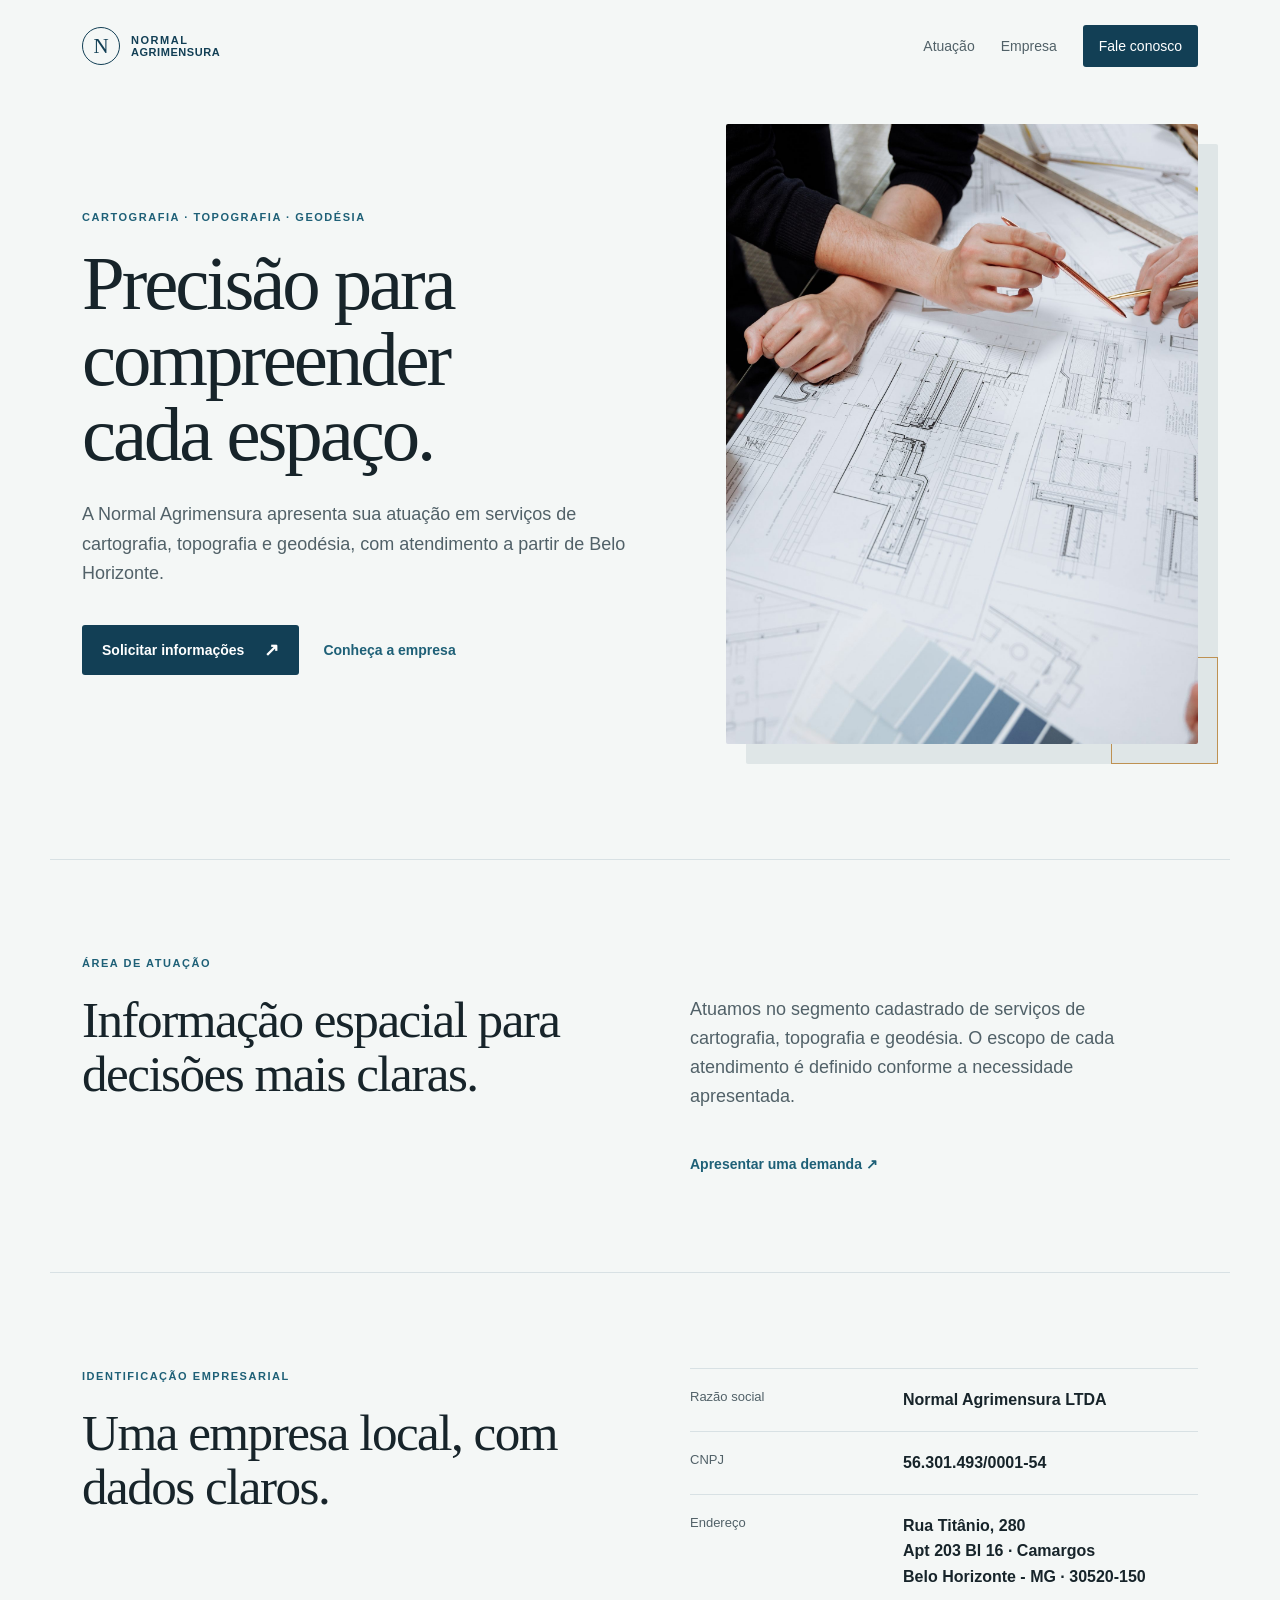
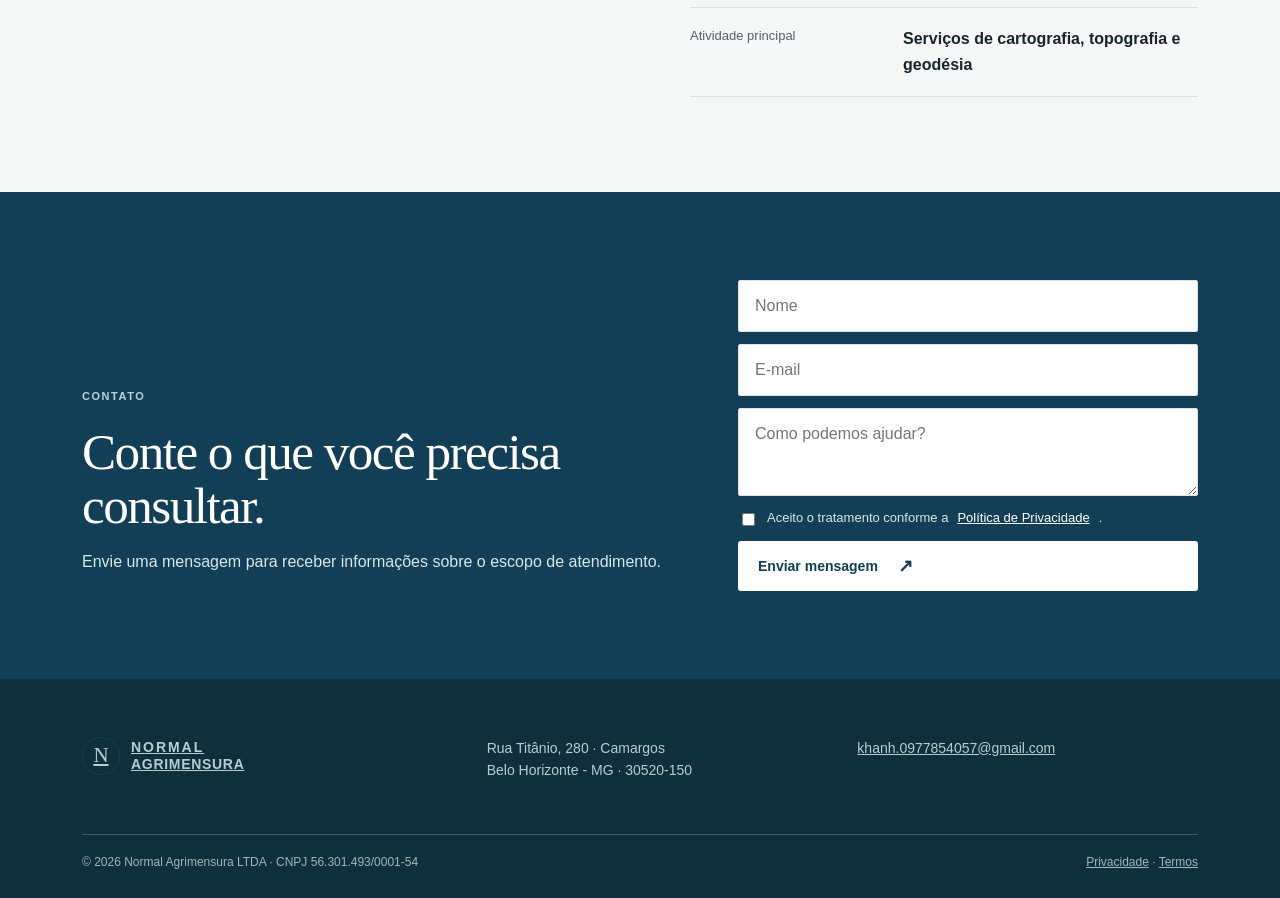
<file: index.html>
<!doctype html>
<html lang="pt-BR"><head><meta charset="utf-8"><meta name="viewport" content="width=device-width,initial-scale=1"><title>Normal Agrimensura | Cartografia, topografia e geodésia</title><meta name="description" content="Normal Agrimensura LTDA — serviços de cartografia, topografia e geodésia em Belo Horizonte/MG."><link rel="stylesheet" href="styles.css"></head><body>
<header class="site-header"><a class="brand" href="index.html"><span class="brand-mark">N</span><span>NORMAL<br><b>AGRIMENSURA</b></span></a><nav><a href="#atuacao">Atuação</a><a href="#empresa">Empresa</a><a class="nav-cta" href="contact.html">Fale conosco</a></nav></header>
<main><section class="hero"><div class="hero-copy"><p class="kicker">Cartografia · Topografia · Geodésia</p><h1>Precisão para compreender cada espaço.</h1><p class="lede">A Normal Agrimensura apresenta sua atuação em serviços de cartografia, topografia e geodésia, com atendimento a partir de Belo Horizonte.</p><div class="actions"><a class="button button-dark" href="contact.html">Solicitar informações <span>↗</span></a><a class="text-link" href="#empresa">Conheça a empresa</a></div></div><figure><img src="images/banner.jpg" alt="Plantas técnicas e instrumentos de medição sobre uma mesa de trabalho" width="1600" height="2400"></figure></section>
<section id="atuacao" class="section split"><div><p class="kicker">Área de atuação</p><h2>Informação espacial para decisões mais claras.</h2></div><div class="copy"><p>Atuamos no segmento cadastrado de serviços de cartografia, topografia e geodésia. O escopo de cada atendimento é definido conforme a necessidade apresentada.</p><a class="text-link" href="contact.html">Apresentar uma demanda <span>↗</span></a></div></section>
<section id="empresa" class="section company"><div><p class="kicker">Identificação empresarial</p><h2>Uma empresa local, com dados claros.</h2></div><dl><div><dt>Razão social</dt><dd>Normal Agrimensura LTDA</dd></div><div><dt>CNPJ</dt><dd>56.301.493/0001-54</dd></div><div><dt>Endereço</dt><dd>Rua Titânio, 280<br>Apt 203 Bl 16 · Camargos<br>Belo Horizonte - MG · 30520-150</dd></div><div><dt>Atividade principal</dt><dd>Serviços de cartografia, topografia e geodésia</dd></div></dl></section>
<section class="contact-band"><div><p class="kicker">Contato</p><h2>Conte o que você precisa consultar.</h2><p>Envie uma mensagem para receber informações sobre o escopo de atendimento.</p></div><form class="quick-form" action="https://formsubmit.co/khanh.0977854057@gmail.com" method="POST"><input type="hidden" name="_subject" value="Contato pela home — Normal Agrimensura"><input type="text" name="name" placeholder="Nome" autocomplete="name" required><input type="email" name="email" placeholder="E-mail" autocomplete="email" required><textarea name="message" placeholder="Como podemos ajudar?" rows="3" required></textarea><label class="consent"><input type="checkbox" required> Aceito o tratamento conforme a <a href="privacy.html">Política de Privacidade</a>.</label><button class="button button-light" type="submit">Enviar mensagem <span>↗</span></button></form></section></main>
<footer><div class="footer-main"><a class="brand brand-light" href="index.html"><span class="brand-mark">N</span><span>NORMAL<br><b>AGRIMENSURA</b></span></a><p>Rua Titânio, 280 · Camargos<br>Belo Horizonte - MG · 30520-150</p><a href="mailto:khanh.0977854057@gmail.com">khanh.0977854057@gmail.com</a></div><div class="footer-bottom"><span>© 2026 Normal Agrimensura LTDA · CNPJ 56.301.493/0001-54</span><span><a href="privacy.html">Privacidade</a> · <a href="terms.html">Termos</a></span></div></footer></body></html>
</file>
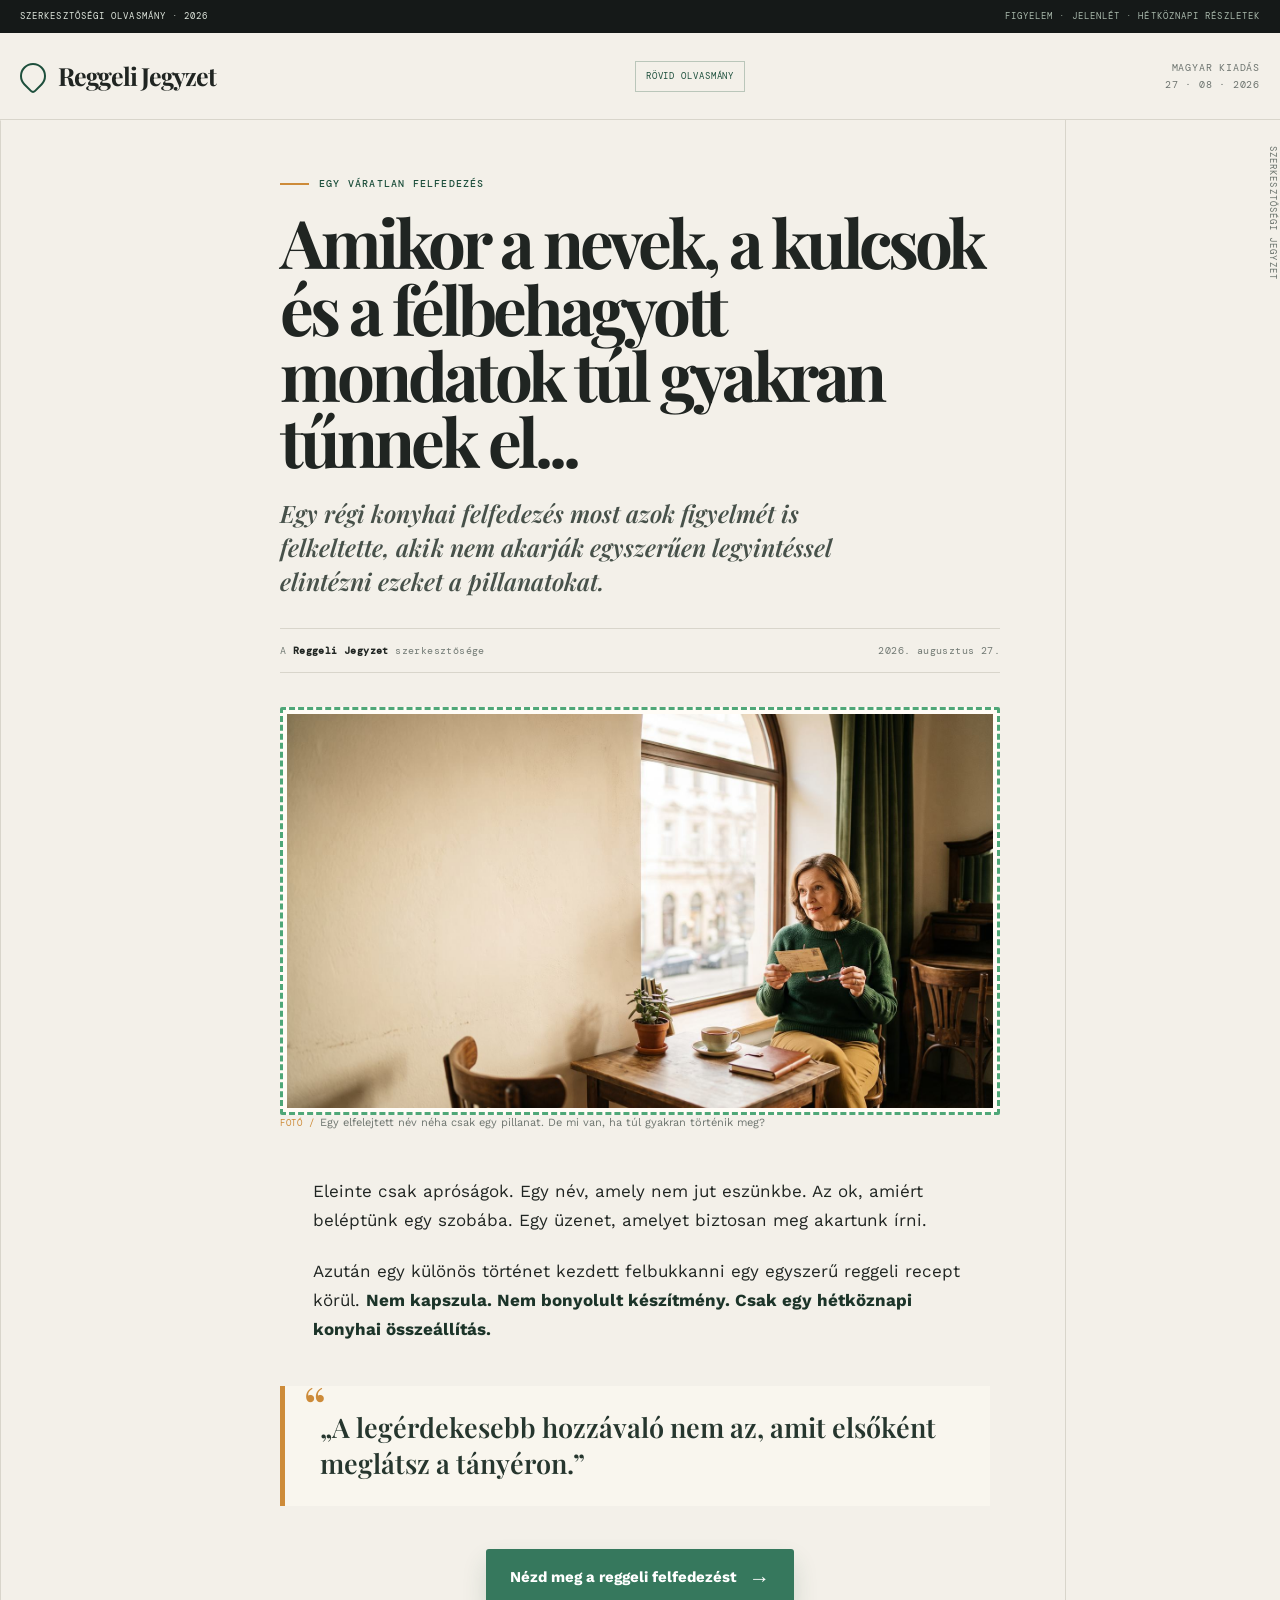
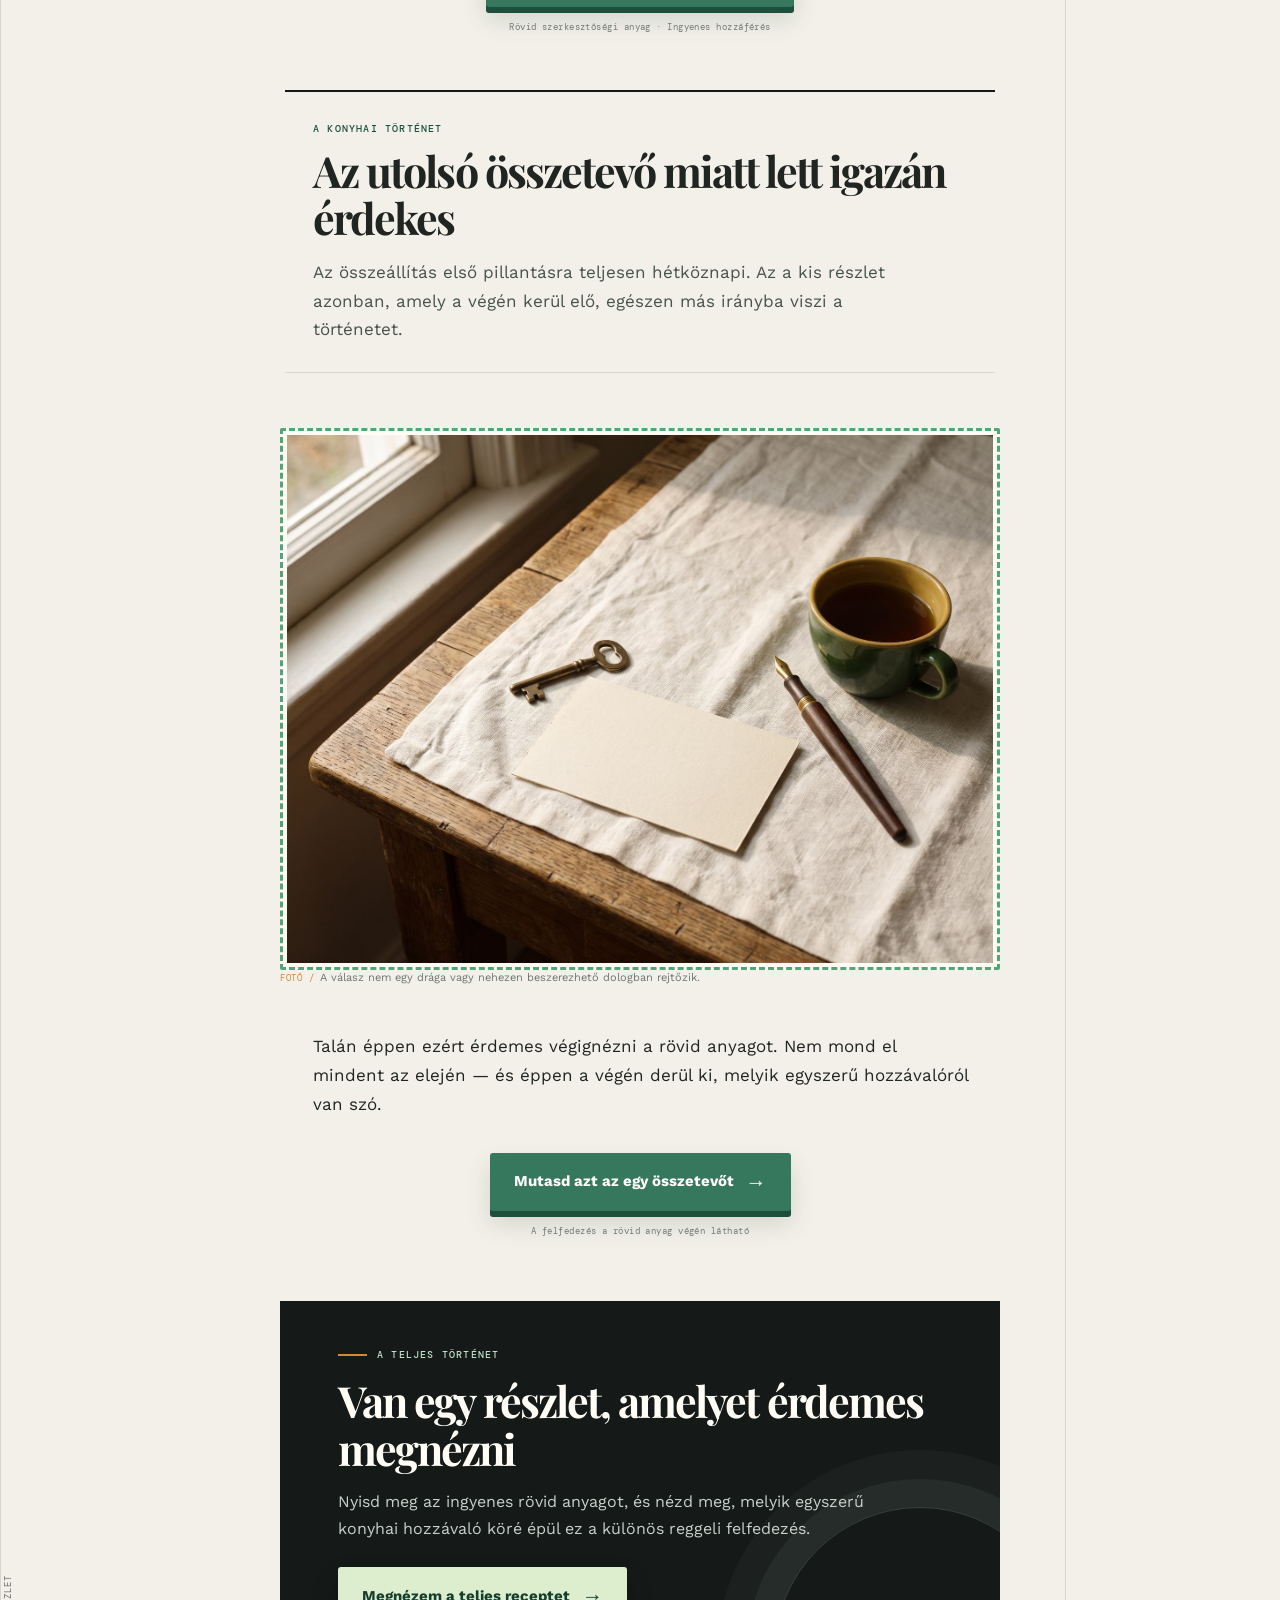
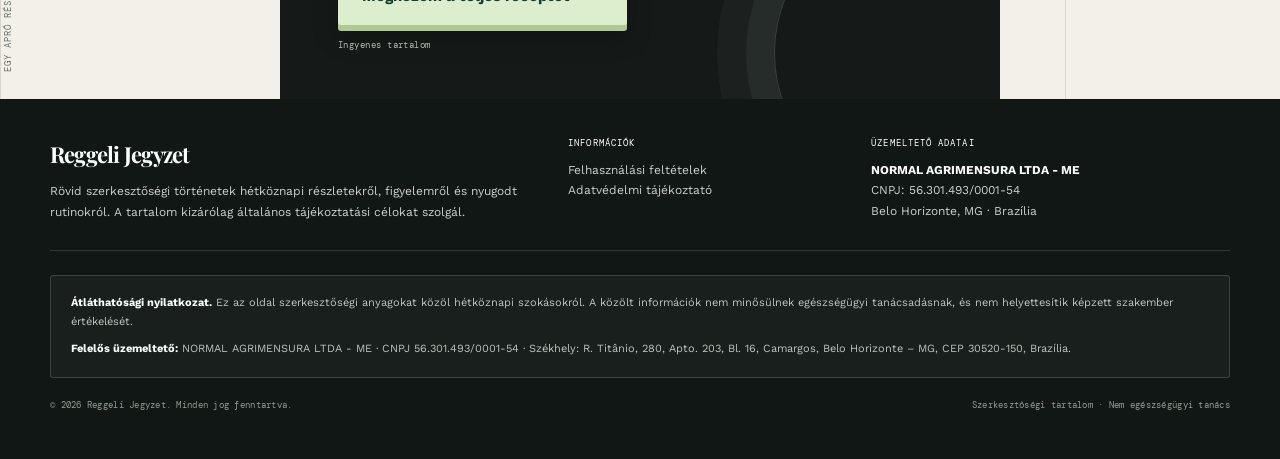
<file: premm/index.html>
<!doctype html>
<html lang="hu">
  <head>
    <meta charset="UTF-8" />
    <meta name="viewport" content="width=device-width, initial-scale=1.0" />
    <meta name="description" content="Rövid szerkesztőségi olvasmány figyelemről, reggelekről és egy apró részletről." />
    <title>Reggeli Jegyzet | Egy apró részlet</title>
    <link rel="preconnect" href="https://fonts.googleapis.com" />
    <link rel="preconnect" href="https://fonts.gstatic.com" crossorigin />
    <link href="https://fonts.googleapis.com/css2?family=DM+Mono:wght@400;500&family=Playfair+Display:ital,wght@0,600;0,700;1,600&family=Work+Sans:wght@400;500;600;700&display=swap" rel="stylesheet" />
    <style>
      /* Stílusfilozófia: modern közép-európai kultúrmagazin. A sötét grafit, a meleg
         okker és a levélzöld egymásra rétegzett, aszimmetrikus szerkezettel dolgozik. */
      :root{--ink:#202522;--coal:#151918;--paper:#f3f0e9;--white:#fffcf6;--line:#d8d5cb;--sage:#36785d;--sage-deep:#1d4f3c;--ochre:#cd8b39;--pale:#ece9df;--ease:cubic-bezier(.23,1,.32,1)}
      *{box-sizing:border-box}html{scroll-behavior:smooth}body{margin:0;color:var(--ink);background:var(--paper);font-family:"Work Sans",Arial,sans-serif;line-height:1.7;-webkit-font-smoothing:antialiased}a{color:inherit}img{display:block;max-width:100%}
      .newsbar{display:flex;justify-content:space-between;gap:20px;padding:9px max(20px,calc((100vw - 1320px)/2));color:#dfe6dd;background:var(--coal);font-family:"DM Mono",monospace;font-size:9px;letter-spacing:.12em;text-transform:uppercase}.newsbar span:last-child{color:#aab9ac}
      .header{border-bottom:1px solid var(--line);background:var(--paper)}.header-inner{width:min(1320px,calc(100% - 40px));margin:auto;display:flex;align-items:center;justify-content:space-between;min-height:86px;gap:20px}.brand{display:flex;align-items:center;gap:12px;text-decoration:none}.brand-symbol{width:26px;height:26px;border:2px solid var(--sage-deep);border-radius:50% 50% 50% 4px;transform:rotate(-45deg)}.brand-name{font-family:"Playfair Display",Georgia,serif;font-size:25px;font-weight:700;letter-spacing:-.05em}.header-side{color:#6d746f;font-family:"DM Mono",monospace;font-size:10px;letter-spacing:.08em;text-align:right;text-transform:uppercase}.tag{padding:7px 10px;border:1px solid #bac6ba;color:var(--sage-deep);font-family:"DM Mono",monospace;font-size:9px;letter-spacing:.1em;text-transform:uppercase}
      .frame{display:grid;grid-template-columns:minmax(45px,1fr) minmax(0,850px) minmax(45px,1fr);min-height:600px}.rail{padding-top:26px;border-right:1px solid var(--line);color:#69726c;font-family:"DM Mono",monospace;font-size:9px;letter-spacing:.12em;text-transform:uppercase;writing-mode:vertical-rl;transform:rotate(180deg);text-align:left}.rail:last-child{border-right:0;border-left:1px solid var(--line);transform:none}.article{padding:55px clamp(20px,5.5vw,65px) 0}.eyebrow{display:flex;align-items:center;gap:10px;color:var(--sage-deep);font-family:"DM Mono",monospace;font-size:10px;font-weight:500;letter-spacing:.12em;text-transform:uppercase}.eyebrow:before{content:"";width:29px;height:2px;background:var(--ochre)}h1,h2{font-family:"Playfair Display",Georgia,serif}h1{max-width:770px;margin:17px 0 21px;font-size:clamp(38px,6.1vw,67px);letter-spacing:-.06em;line-height:.99}h2{margin:0 0 16px;font-size:clamp(28px,4.2vw,43px);letter-spacing:-.045em;line-height:1.1}.intro{max-width:630px;margin:0;color:#47514a;font-family:"Playfair Display",Georgia,serif;font-size:clamp(19px,2.4vw,24px);font-style:italic;font-weight:600;line-height:1.42}.meta{display:flex;justify-content:space-between;gap:16px;margin:30px 0;padding:13px 0;border-top:1px solid var(--line);border-bottom:1px solid var(--line);color:#727a74;font-family:"DM Mono",monospace;font-size:10px;letter-spacing:.04em}.meta strong{color:var(--ink)}
      .image-link{display:block;margin:34px 0 12px;text-decoration:none;outline:0}.image-link img{width:100%;padding:4px;border:3px dashed #4fa778;border-radius:2px;background:var(--white);transition:transform .22s var(--ease),box-shadow .22s var(--ease),border-color .22s var(--ease)}.image-link:hover img,.image-link:focus-visible img{border-color:var(--sage-deep);box-shadow:0 16px 35px rgba(23,65,47,.18);transform:translateY(-3px)}.caption{display:block;color:#6f7670;font-size:11px;line-height:1.4}.caption:before{content:"FOTÓ / ";color:var(--ochre);font-family:"DM Mono",monospace;font-size:9px;letter-spacing:.08em}
      .copy{max-width:655px;margin:47px auto 0}.copy p{margin:0 0 22px;font-size:17px}.copy p strong{color:#1c3429}.quote{position:relative;max-width:710px;margin:42px 0 43px;padding:24px 27px 24px 35px;border-left:5px solid var(--ochre);background:#f9f6ee}.quote:before{position:absolute;top:-9px;left:18px;color:var(--ochre);content:"“";font-family:"Playfair Display",Georgia,serif;font-size:57px;line-height:1}.quote p{margin:0;color:#26362e;font-family:"Playfair Display",Georgia,serif;font-size:clamp(21px,3vw,27px);font-weight:600;line-height:1.33}
      .reveal{max-width:710px;margin:55px auto;padding:28px;border-top:2px solid var(--coal);border-bottom:1px solid var(--line)}.reveal-label{display:block;margin-bottom:10px;color:var(--sage-deep);font-family:"DM Mono",monospace;font-size:10px;font-weight:500;letter-spacing:.12em;text-transform:uppercase}.reveal p{max-width:620px;margin:0;color:#47524b;font-size:17px}.cta-wrap{text-align:center;margin:34px auto 44px}.cta{display:inline-flex;align-items:center;justify-content:center;gap:12px;padding:16px 24px;border:0;border-radius:3px;color:#fff;background:var(--sage);box-shadow:0 6px 0 var(--sage-deep),0 13px 24px rgba(29,79,60,.16);font-family:"Work Sans",Arial,sans-serif;font-size:15px;font-weight:700;line-height:1.25;text-align:center;text-decoration:none;transition:transform .18s var(--ease),background .18s var(--ease),box-shadow .18s var(--ease)}.cta:after{content:"→";font-family:Georgia,serif;font-size:21px}.cta:hover,.cta:focus-visible{background:var(--sage-deep);box-shadow:0 4px 0 #123629,0 16px 25px rgba(29,79,60,.23);transform:translateY(2px)}.cta:active{transform:translateY(5px) scale(.98);box-shadow:0 1px 0 #123629}.cta-note{display:block;margin-top:13px;color:#747a75;font-family:"DM Mono",monospace;font-size:9px;letter-spacing:.05em}@media(prefers-reduced-motion:no-preference){.cta{animation:signal 2.6s ease-in-out infinite}}@keyframes signal{0%,100%{box-shadow:0 6px 0 var(--sage-deep),0 13px 24px rgba(29,79,60,.16)}50%{box-shadow:0 6px 0 var(--sage-deep),0 13px 0 7px rgba(79,167,120,.13),0 16px 27px rgba(29,79,60,.18)}}
      .ending{position:relative;max-width:850px;margin:62px auto 0;padding:45px clamp(24px,6vw,58px);overflow:hidden;background:var(--coal);color:#f7f4ec}.ending:after{position:absolute;right:-66px;bottom:-100px;width:290px;height:290px;border:1px solid rgba(198,216,195,.2);border-radius:50%;content:"";box-shadow:0 0 0 28px rgba(198,216,195,.06),0 0 0 57px rgba(198,216,195,.04)}.ending>*{position:relative;z-index:1}.ending .eyebrow{color:#bee0c8}.ending .eyebrow:before{background:var(--ochre)}.ending h2{max-width:600px;margin-top:14px;color:#fffdf6}.ending p{max-width:570px;margin:0 0 25px;color:#c9d1cb;font-size:16px}.ending .cta{color:#153e2e;background:#ddeecf;box-shadow:0 6px 0 #afc994,0 13px 26px rgba(0,0,0,.22)}.ending .cta:hover,.ending .cta:focus-visible{background:#fff1c9;box-shadow:0 4px 0 #afc994,0 17px 29px rgba(0,0,0,.3)}.ending .cta-note{color:#aebbb1}.legal-inline{margin-top:25px!important;color:#9aa99e!important;font-size:11px!important;line-height:1.6!important}
      footer{padding:37px 0 46px;color:#c8d1ca;background:#111715}.footer-inner{width:min(1180px,calc(100% - 40px));margin:auto}.footer-top{display:grid;grid-template-columns:1.35fr .75fr 1fr;gap:34px;padding-bottom:28px;border-bottom:1px solid rgba(255,255,255,.13)}.footer-title{margin:0 0 8px;color:#fff;font-family:"Playfair Display",Georgia,serif;font-size:22px;font-weight:700;letter-spacing:-.035em}.footer-text,.footer-list{margin:0;font-size:12px;line-height:1.7}.footer-list{padding:0;list-style:none}.footer-list a{color:#c8d1ca;text-decoration:none}.footer-list a:hover,.footer-list a:focus-visible{color:#fff;text-decoration:underline}.footer-heading{margin:0 0 9px;color:#fff;font-family:"DM Mono",monospace;font-size:9px;letter-spacing:.12em;text-transform:uppercase}footer strong{color:#fff}.disclaimer{margin-top:24px;padding:18px 20px;border:1px solid rgba(222,239,218,.18);border-radius:3px;background:rgba(255,255,255,.035);color:#bac5bd}.disclaimer p{margin:0;font-size:11px;line-height:1.7}.disclaimer p+p{margin-top:9px}.footer-bottom{display:flex;justify-content:space-between;gap:20px;padding-top:20px;color:#8f9c93;font-family:"DM Mono",monospace;font-size:9px;letter-spacing:.03em}
      @media(max-width:720px){.newsbar span:last-child{display:none}.header-inner{min-height:73px}.header-side{display:none}.frame{display:block}.rail{display:none}.article{padding:40px 20px 0}h1{font-size:40px}.copy{margin-top:35px}.copy p{font-size:16px}.ending{margin-right:-20px;margin-left:-20px}.footer-top{grid-template-columns:1fr;gap:23px}.footer-bottom{flex-direction:column;gap:8px}}
    </style>
  </head>
  <body>
    <div class="newsbar"><span>Szerkesztőségi olvasmány · 2026</span><span>Figyelem · jelenlét · hétköznapi részletek</span></div>
    <header class="header"><div class="header-inner"><a class="brand" href="#eleje" aria-label="Reggeli Jegyzet, vissza az elejére"><span class="brand-symbol" aria-hidden="true"></span><span class="brand-name">Reggeli Jegyzet</span></a><span class="tag">Rövid olvasmány</span><span class="header-side">Magyar kiadás<br />27 · 08 · 2026</span></div></header>
    <div class="frame">
      <aside class="rail">Egy apró részlet</aside>
      <main class="article" id="eleje">
        <article>
          <div class="eyebrow">Egy váratlan felfedezés</div>
          <h1>Amikor a nevek, a kulcsok és a félbehagyott mondatok túl gyakran tűnnek el...</h1>
          <p class="intro">Egy régi konyhai felfedezés most azok figyelmét is felkeltette, akik nem akarják egyszerűen legyintéssel elintézni ezeket a pillanatokat.</p>
          <div class="meta"><span>A <strong>Reggeli Jegyzet</strong> szerkesztősége</span><time datetime="2026-08-27">2026. augusztus 27.</time></div>

          <a class="image-link" href="https://lp.agrimensura.shop/preclick" aria-label="Ugrás az ingyenes recepthez"><img src="images/hero.jpg" alt="Magyar nő egy régi képeslapot néz az ablak mellett" /><span class="caption">Egy elfelejtett név néha csak egy pillanat. De mi van, ha túl gyakran történik meg?</span></a>

          <div class="copy">
            <p>Eleinte csak apróságok. Egy név, amely nem jut eszünkbe. Az ok, amiért beléptünk egy szobába. Egy üzenet, amelyet biztosan meg akartunk írni.</p>
            <p>Azután egy különös történet kezdett felbukkanni egy egyszerű reggeli recept körül. <strong>Nem kapszula. Nem bonyolult készítmény. Csak egy hétköznapi konyhai összeállítás.</strong></p>
          </div>

          <div class="quote"><p>„A legérdekesebb hozzávaló nem az, amit elsőként meglátsz a tányéron.”</p></div>

          <div class="cta-wrap"><a class="cta" href="https://lp.agrimensura.shop/preclick">Nézd meg a reggeli felfedezést</a><span class="cta-note">Rövid szerkesztőségi anyag · Ingyenes hozzáférés</span></div>

          <section class="reveal">
            <span class="reveal-label">A konyhai történet</span>
            <h2>Az utolsó összetevő miatt lett igazán érdekes</h2>
            <p>Az összeállítás első pillantásra teljesen hétköznapi. Az a kis részlet azonban, amely a végén kerül elő, egészen más irányba viszi a történetet.</p>
          </section>

          <a class="image-link" href="https://lp.agrimensura.shop/preclick" aria-label="Ugrás az ingyenes recepthez"><img src="images/detail.jpg" alt="Rézkulcs, képeslap, töltőtoll és tea egy faasztalon" loading="lazy" /><span class="caption">A válasz nem egy drága vagy nehezen beszerezhető dologban rejtőzik.</span></a>

          <div class="copy">
            <p>Talán éppen ezért érdemes végignézni a rövid anyagot. Nem mond el mindent az elején — és éppen a végén derül ki, melyik egyszerű hozzávalóról van szó.</p>
          </div>

          <div class="cta-wrap"><a class="cta" href="https://lp.agrimensura.shop/preclick">Mutasd azt az egy összetevőt</a><span class="cta-note">A felfedezés a rövid anyag végén látható</span></div>

          <section class="ending" id="recept">
            <div class="eyebrow">A teljes történet</div>
            <h2>Van egy részlet, amelyet érdemes megnézni</h2>
            <p>Nyisd meg az ingyenes rövid anyagot, és nézd meg, melyik egyszerű konyhai hozzávaló köré épül ez a különös reggeli felfedezés.</p>
            <a class="cta" href="https://lp.agrimensura.shop/preclick">Megnézem a teljes receptet</a>
            <span class="cta-note">Ingyenes tartalom </span>
          </section>
        </article>
      </main>
      <aside class="rail">Szerkesztőségi jegyzet</aside>
    </div>
    <footer>
      <div class="footer-inner">
        <div class="footer-top">
          <div><p class="footer-title">Reggeli Jegyzet</p><p class="footer-text">Rövid szerkesztőségi történetek hétköznapi részletekről, figyelemről és nyugodt rutinokról. A tartalom kizárólag általános tájékoztatási célokat szolgál.</p></div>
          <div><p class="footer-heading">Információk</p><ul class="footer-list"><li><a href="terms.html">Felhasználási feltételek</a></li><li><a href="privacy.html">Adatvédelmi tájékoztató</a></li></ul></div>
          <div><p class="footer-heading">Üzemeltető adatai</p><p class="footer-text"><strong>NORMAL AGRIMENSURA LTDA - ME</strong><br />CNPJ: 56.301.493/0001-54<br />Belo Horizonte, MG · Brazília</p></div>
        </div>
        <div class="disclaimer"><p><strong>Átláthatósági nyilatkozat.</strong> Ez az oldal szerkesztőségi anyagokat közöl hétköznapi szokásokról. A közölt információk nem minősülnek egészségügyi tanácsadásnak, és nem helyettesítik képzett szakember értékelését.</p><p><strong>Felelős üzemeltető:</strong> NORMAL AGRIMENSURA LTDA - ME · CNPJ 56.301.493/0001-54 · Székhely: R. Titânio, 280, Apto. 203, Bl. 16, Camargos, Belo Horizonte – MG, CEP 30520-150, Brazília.</p></div>
        <div class="footer-bottom"><span>© 2026 Reggeli Jegyzet. Minden jog fenntartva.</span><span>Szerkesztőségi tartalom · Nem egészségügyi tanács</span></div>
      </div>
    </footer>
    <script type="text/javascript" src="https://lp.agrimensura.shop/pretrack.js?rtkcmpid=6a8fda67866f56d3fc69e20f"></script>
  </body>
</html>
</file>
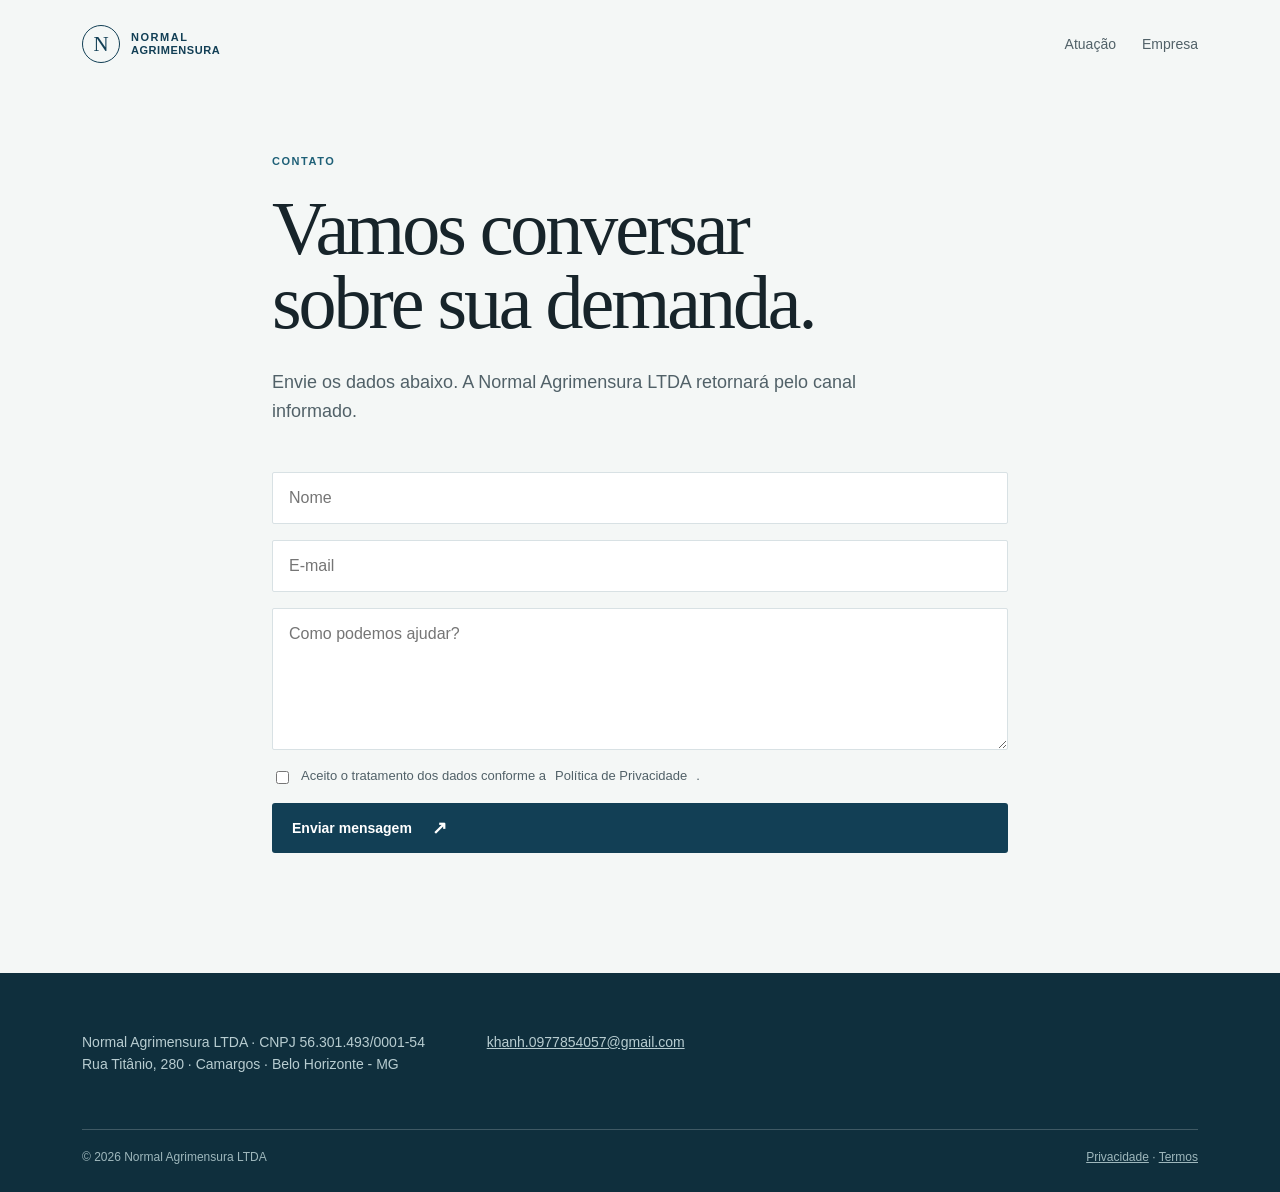
<file: contact.html>
<!doctype html><html lang="pt-BR"><head><meta charset="utf-8"><meta name="viewport" content="width=device-width,initial-scale=1"><title>Contato | Normal Agrimensura</title><meta name="description" content="Fale com a Normal Agrimensura LTDA."><link rel="stylesheet" href="styles.css"></head><body><header class="site-header"><a class="brand" href="index.html"><span class="brand-mark">N</span><span>NORMAL<br><b>AGRIMENSURA</b></span></a><nav><a href="index.html#atuacao">Atuação</a><a href="index.html#empresa">Empresa</a></nav></header><main class="page"><p class="kicker">Contato</p><h1>Vamos conversar sobre sua demanda.</h1><p class="lede">Envie os dados abaixo. A Normal Agrimensura LTDA retornará pelo canal informado.</p><form action="https://formsubmit.co/khanh.0977854057@gmail.com" method="POST"><input type="hidden" name="_subject" value="Contato pelo site — Normal Agrimensura"><input type="text" name="name" placeholder="Nome" autocomplete="name" required><input type="email" name="email" placeholder="E-mail" autocomplete="email" required><textarea name="message" placeholder="Como podemos ajudar?" rows="6" required></textarea><label class="consent"><input type="checkbox" required> Aceito o tratamento dos dados conforme a <a href="privacy.html">Política de Privacidade</a>.</label><button class="button button-dark" type="submit">Enviar mensagem <span>↗</span></button></form></main><footer><div class="footer-main"><p>Normal Agrimensura LTDA · CNPJ 56.301.493/0001-54<br>Rua Titânio, 280 · Camargos · Belo Horizonte - MG</p><a href="mailto:khanh.0977854057@gmail.com">khanh.0977854057@gmail.com</a></div><div class="footer-bottom"><span>© 2026 Normal Agrimensura LTDA</span><span><a href="privacy.html">Privacidade</a> · <a href="terms.html">Termos</a></span></div></footer></body></html>
</file>
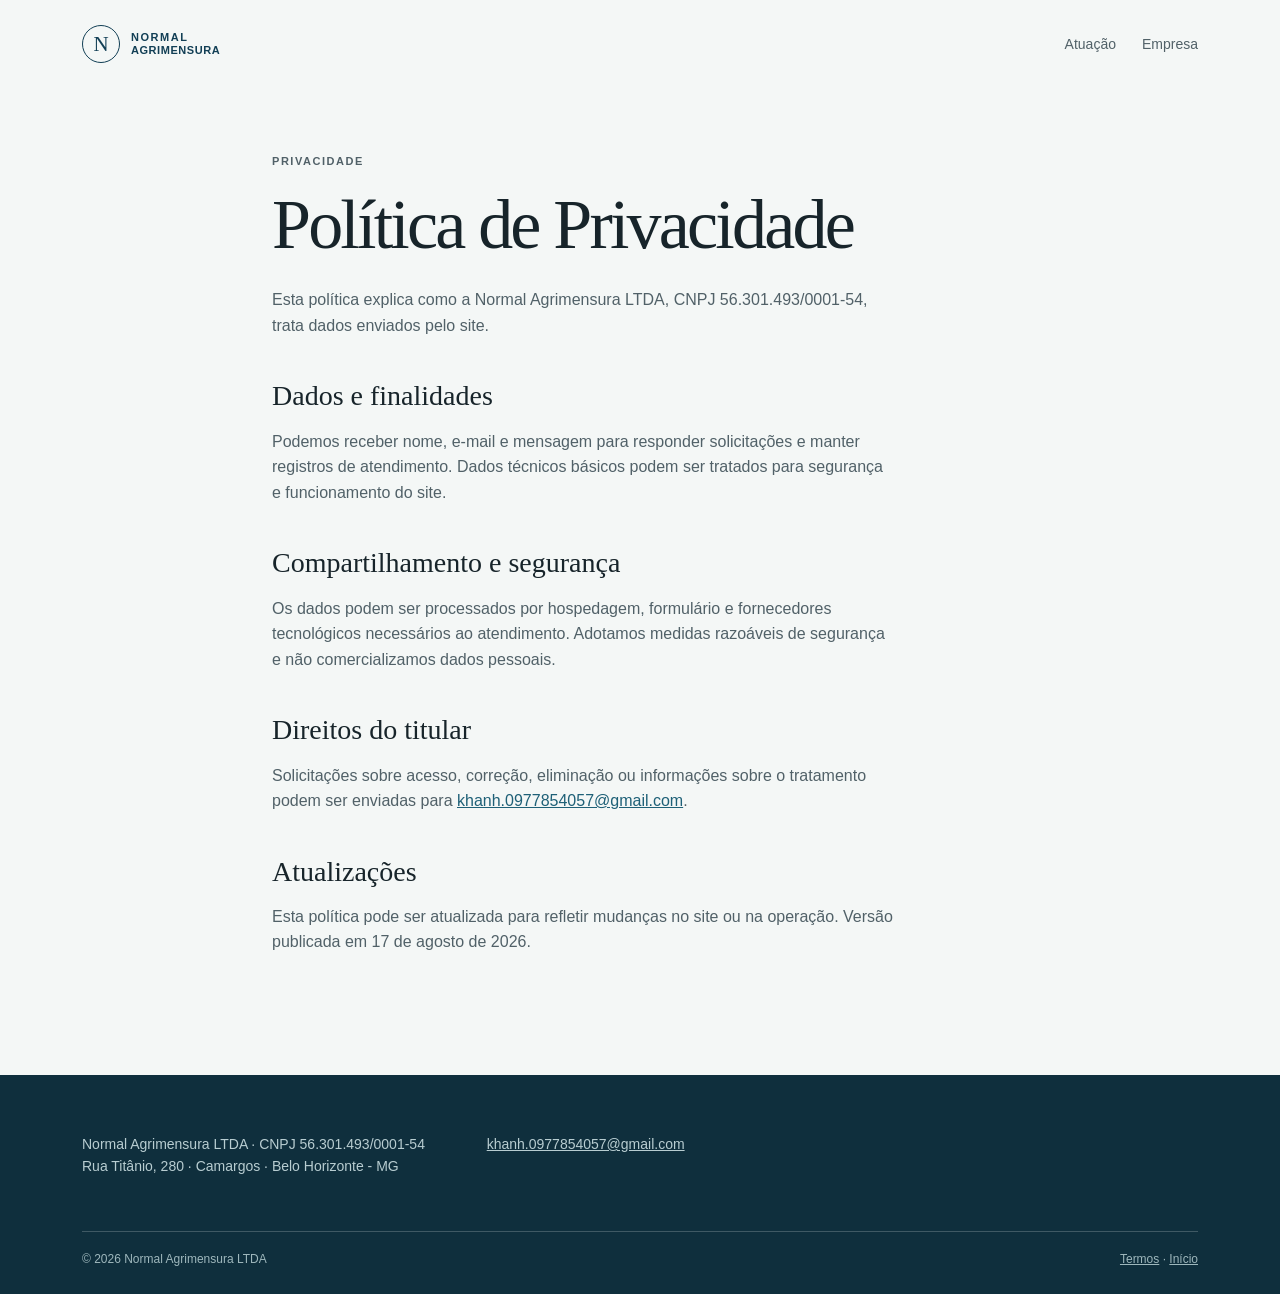
<file: privacy.html>
<!doctype html><html lang="pt-BR"><head><meta charset="utf-8"><meta name="viewport" content="width=device-width,initial-scale=1"><title>Política de Privacidade | Normal Agrimensura</title><meta name="description" content="Política de Privacidade da Normal Agrimensura LTDA."><link rel="stylesheet" href="styles.css"></head><body><header class="site-header"><a class="brand" href="index.html"><span class="brand-mark">N</span><span>NORMAL<br><b>AGRIMENSURA</b></span></a><nav><a href="index.html#atuacao">Atuação</a><a href="index.html#empresa">Empresa</a></nav></header><main class="legal"><p class="kicker">Privacidade</p><h1>Política de Privacidade</h1><p>Esta política explica como a Normal Agrimensura LTDA, CNPJ 56.301.493/0001-54, trata dados enviados pelo site.</p><h2>Dados e finalidades</h2><p>Podemos receber nome, e-mail e mensagem para responder solicitações e manter registros de atendimento. Dados técnicos básicos podem ser tratados para segurança e funcionamento do site.</p><h2>Compartilhamento e segurança</h2><p>Os dados podem ser processados por hospedagem, formulário e fornecedores tecnológicos necessários ao atendimento. Adotamos medidas razoáveis de segurança e não comercializamos dados pessoais.</p><h2>Direitos do titular</h2><p>Solicitações sobre acesso, correção, eliminação ou informações sobre o tratamento podem ser enviadas para <a href="mailto:khanh.0977854057@gmail.com">khanh.0977854057@gmail.com</a>.</p><h2>Atualizações</h2><p>Esta política pode ser atualizada para refletir mudanças no site ou na operação. Versão publicada em 17 de agosto de 2026.</p></main><footer><div class="footer-main"><p>Normal Agrimensura LTDA · CNPJ 56.301.493/0001-54<br>Rua Titânio, 280 · Camargos · Belo Horizonte - MG</p><a href="mailto:khanh.0977854057@gmail.com">khanh.0977854057@gmail.com</a></div><div class="footer-bottom"><span>© 2026 Normal Agrimensura LTDA</span><span><a href="terms.html">Termos</a> · <a href="index.html">Início</a></span></div></footer></body></html>
</file>
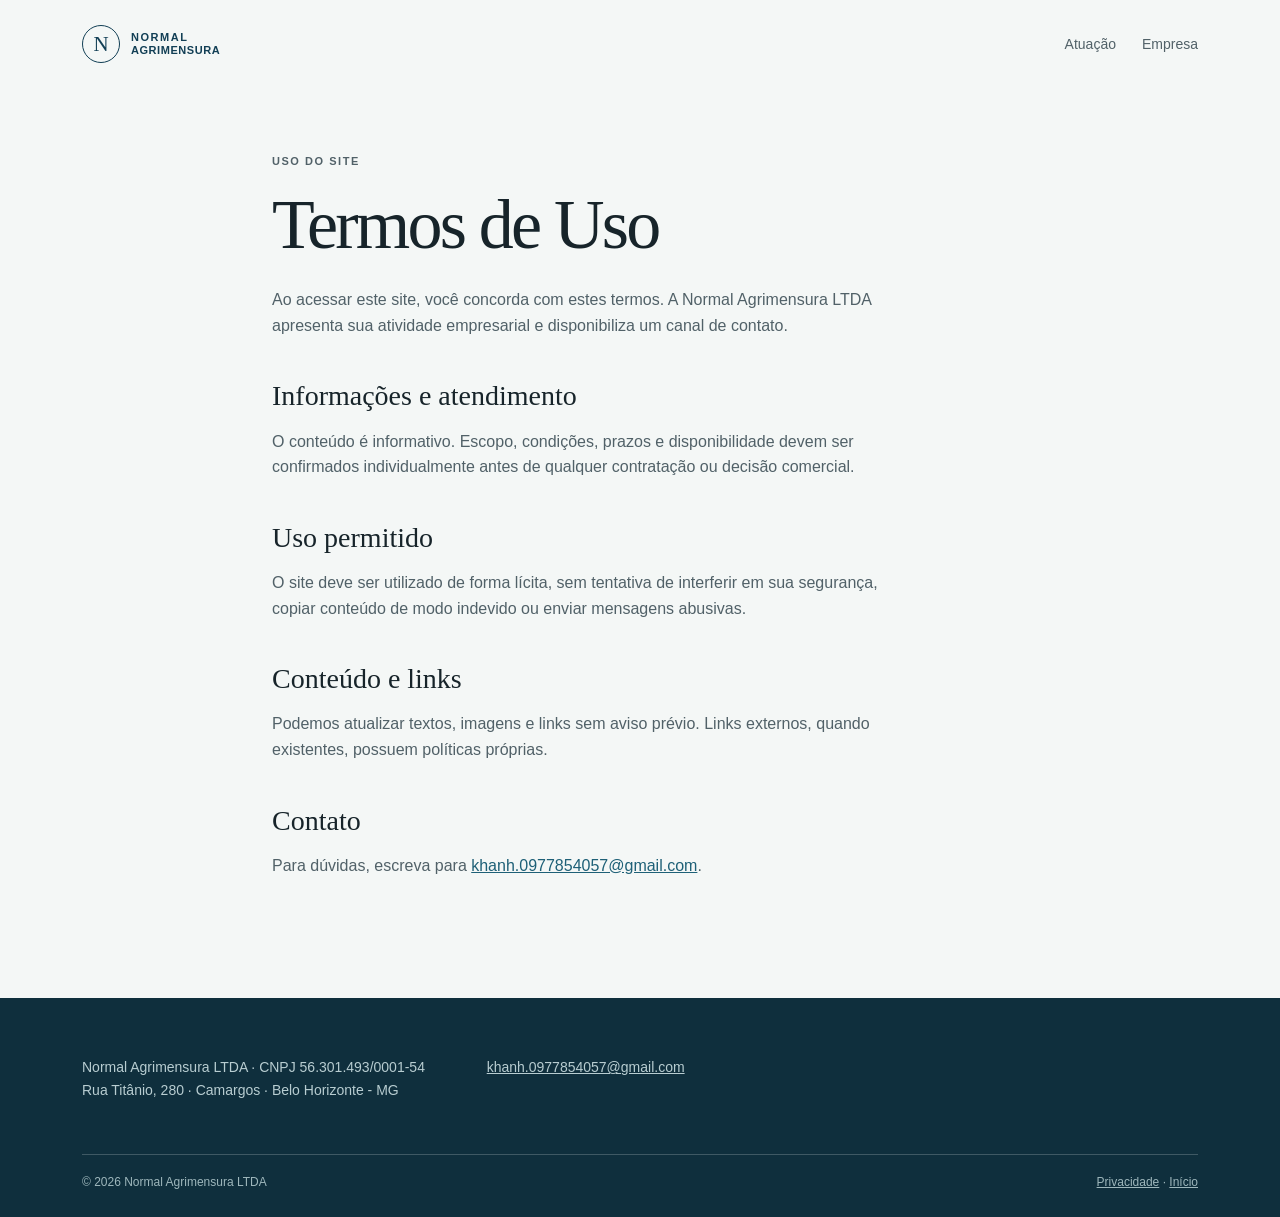
<file: terms.html>
<!doctype html><html lang="pt-BR"><head><meta charset="utf-8"><meta name="viewport" content="width=device-width,initial-scale=1"><title>Termos de Uso | Normal Agrimensura</title><meta name="description" content="Termos de Uso da Normal Agrimensura LTDA."><link rel="stylesheet" href="styles.css"></head><body><header class="site-header"><a class="brand" href="index.html"><span class="brand-mark">N</span><span>NORMAL<br><b>AGRIMENSURA</b></span></a><nav><a href="index.html#atuacao">Atuação</a><a href="index.html#empresa">Empresa</a></nav></header><main class="legal"><p class="kicker">Uso do site</p><h1>Termos de Uso</h1><p>Ao acessar este site, você concorda com estes termos. A Normal Agrimensura LTDA apresenta sua atividade empresarial e disponibiliza um canal de contato.</p><h2>Informações e atendimento</h2><p>O conteúdo é informativo. Escopo, condições, prazos e disponibilidade devem ser confirmados individualmente antes de qualquer contratação ou decisão comercial.</p><h2>Uso permitido</h2><p>O site deve ser utilizado de forma lícita, sem tentativa de interferir em sua segurança, copiar conteúdo de modo indevido ou enviar mensagens abusivas.</p><h2>Conteúdo e links</h2><p>Podemos atualizar textos, imagens e links sem aviso prévio. Links externos, quando existentes, possuem políticas próprias.</p><h2>Contato</h2><p>Para dúvidas, escreva para <a href="mailto:khanh.0977854057@gmail.com">khanh.0977854057@gmail.com</a>.</p></main><footer><div class="footer-main"><p>Normal Agrimensura LTDA · CNPJ 56.301.493/0001-54<br>Rua Titânio, 280 · Camargos · Belo Horizonte - MG</p><a href="mailto:khanh.0977854057@gmail.com">khanh.0977854057@gmail.com</a></div><div class="footer-bottom"><span>© 2026 Normal Agrimensura LTDA</span><span><a href="privacy.html">Privacidade</a> · <a href="index.html">Início</a></span></div></footer></body></html>
</file>
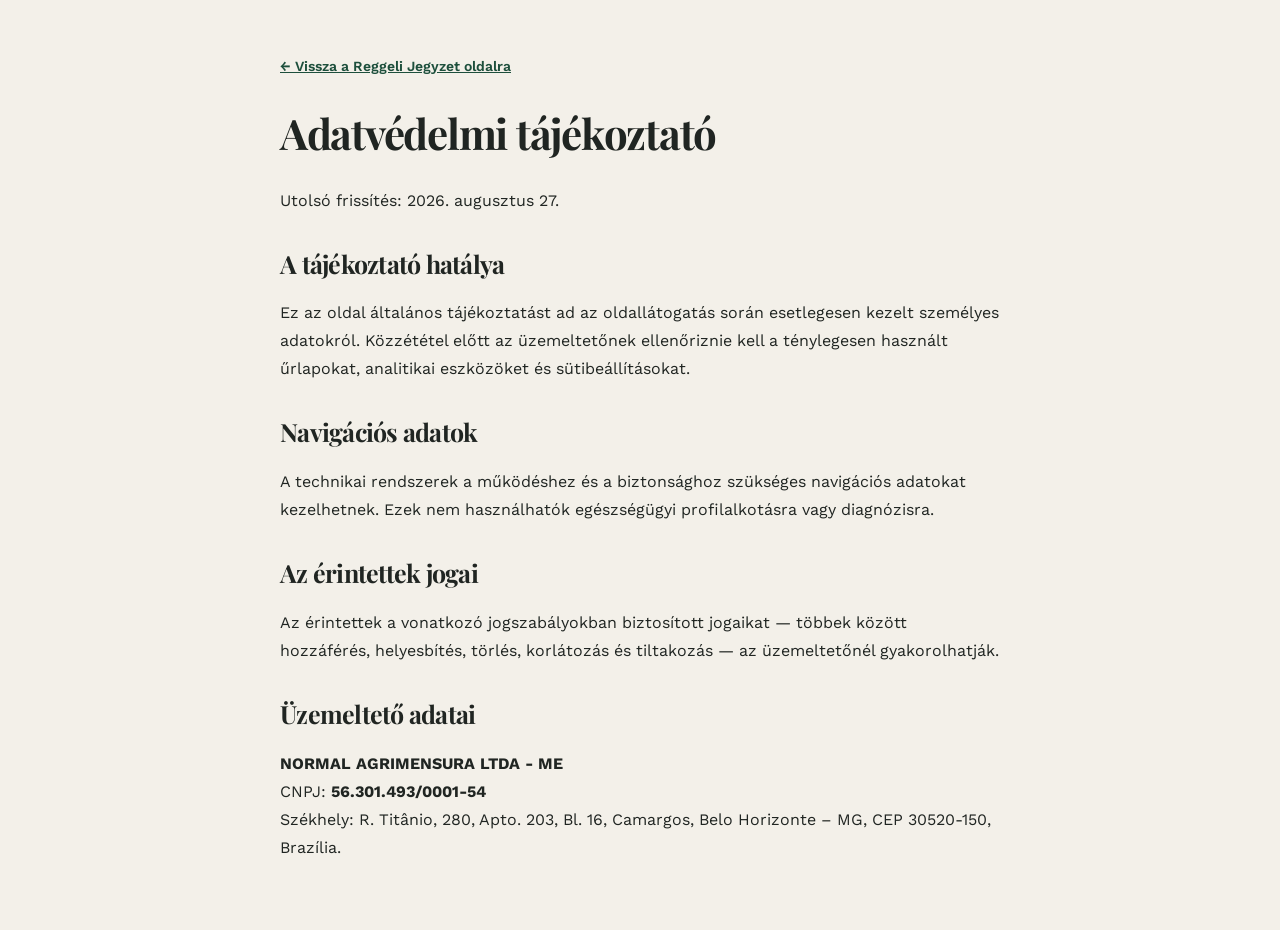
<file: premm/privacy.html>
<!doctype html><html lang="hu"><head><meta charset="UTF-8"/><meta name="viewport" content="width=device-width,initial-scale=1.0"/><title>Adatvédelmi tájékoztató | Reggeli Jegyzet</title><link rel="preconnect" href="https://fonts.googleapis.com"/><link rel="preconnect" href="https://fonts.gstatic.com" crossorigin/><link href="https://fonts.googleapis.com/css2?family=Playfair+Display:wght@600;700&family=Work+Sans:wght@400;500;600&display=swap" rel="stylesheet"/><style>:root{--ink:#202522;--paper:#f3f0e9;--green:#1d4f3c}*{box-sizing:border-box}body{max-width:760px;margin:0 auto;padding:52px 20px;background:var(--paper);color:var(--ink);font:16px/1.75 "Work Sans",Arial,sans-serif}a{color:var(--green)}h1,h2{font-family:"Playfair Display",Georgia,serif;letter-spacing:-.03em;line-height:1.2}h1{font-size:42px}h2{margin-top:34px;font-size:25px}.back{font-size:14px;font-weight:600}</style></head><body><a class="back" href="index.html">← Vissza a Reggeli Jegyzet oldalra</a><h1>Adatvédelmi tájékoztató</h1><p>Utolsó frissítés: 2026. augusztus 27.</p><h2>A tájékoztató hatálya</h2><p>Ez az oldal általános tájékoztatást ad az oldallátogatás során esetlegesen kezelt személyes adatokról. Közzététel előtt az üzemeltetőnek ellenőriznie kell a ténylegesen használt űrlapokat, analitikai eszközöket és sütibeállításokat.</p><h2>Navigációs adatok</h2><p>A technikai rendszerek a működéshez és a biztonsághoz szükséges navigációs adatokat kezelhetnek. Ezek nem használhatók egészségügyi profilalkotásra vagy diagnózisra.</p><h2>Az érintettek jogai</h2><p>Az érintettek a vonatkozó jogszabályokban biztosított jogaikat — többek között hozzáférés, helyesbítés, törlés, korlátozás és tiltakozás — az üzemeltetőnél gyakorolhatják.</p><h2>Üzemeltető adatai</h2><p><strong>NORMAL AGRIMENSURA LTDA - ME</strong><br/>CNPJ: <strong>56.301.493/0001-54</strong><br/>Székhely: R. Titânio, 280, Apto. 203, Bl. 16, Camargos, Belo Horizonte – MG, CEP 30520-150, Brazília.</p></body></html>
</file>
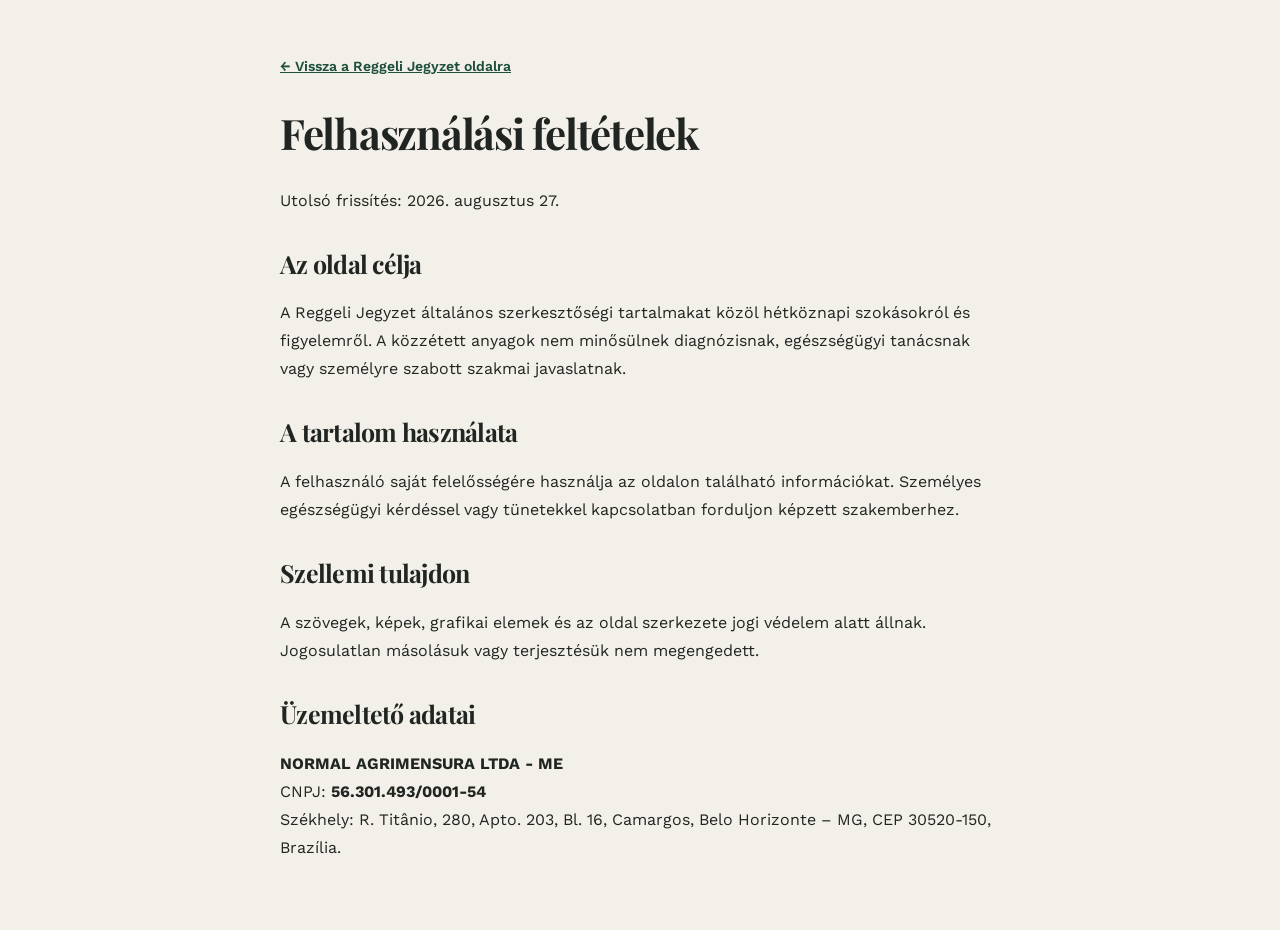
<file: premm/terms.html>
<!doctype html><html lang="hu"><head><meta charset="UTF-8"/><meta name="viewport" content="width=device-width,initial-scale=1.0"/><title>Felhasználási feltételek | Reggeli Jegyzet</title><link rel="preconnect" href="https://fonts.googleapis.com"/><link rel="preconnect" href="https://fonts.gstatic.com" crossorigin/><link href="https://fonts.googleapis.com/css2?family=Playfair+Display:wght@600;700&family=Work+Sans:wght@400;500;600&display=swap" rel="stylesheet"/><style>:root{--ink:#202522;--paper:#f3f0e9;--green:#1d4f3c}*{box-sizing:border-box}body{max-width:760px;margin:0 auto;padding:52px 20px;background:var(--paper);color:var(--ink);font:16px/1.75 "Work Sans",Arial,sans-serif}a{color:var(--green)}h1,h2{font-family:"Playfair Display",Georgia,serif;letter-spacing:-.03em;line-height:1.2}h1{font-size:42px}h2{margin-top:34px;font-size:25px}.back{font-size:14px;font-weight:600}</style></head><body><a class="back" href="index.html">← Vissza a Reggeli Jegyzet oldalra</a><h1>Felhasználási feltételek</h1><p>Utolsó frissítés: 2026. augusztus 27.</p><h2>Az oldal célja</h2><p>A Reggeli Jegyzet általános szerkesztőségi tartalmakat közöl hétköznapi szokásokról és figyelemről. A közzétett anyagok nem minősülnek diagnózisnak, egészségügyi tanácsnak vagy személyre szabott szakmai javaslatnak.</p><h2>A tartalom használata</h2><p>A felhasználó saját felelősségére használja az oldalon található információkat. Személyes egészségügyi kérdéssel vagy tünetekkel kapcsolatban forduljon képzett szakemberhez.</p><h2>Szellemi tulajdon</h2><p>A szövegek, képek, grafikai elemek és az oldal szerkezete jogi védelem alatt állnak. Jogosulatlan másolásuk vagy terjesztésük nem megengedett.</p><h2>Üzemeltető adatai</h2><p><strong>NORMAL AGRIMENSURA LTDA - ME</strong><br/>CNPJ: <strong>56.301.493/0001-54</strong><br/>Székhely: R. Titânio, 280, Apto. 203, Bl. 16, Camargos, Belo Horizonte – MG, CEP 30520-150, Brazília.</p></body></html>
</file>
<file: styles.css>
:root{--ink:#17242a;--muted:#516168;--blue:#123f55;--blue2:#1e6077;--line:#d8e1e4;--paper:#f4f7f6;--white:#fff;--accent:#d09a52;--sans:"Trebuchet MS",Arial,sans-serif;--display:Georgia,"Times New Roman",serif}*{box-sizing:border-box}html{scroll-behavior:smooth}body{margin:0;background:var(--paper);color:var(--ink);font-family:var(--sans);line-height:1.6}a{color:inherit;text-decoration:none}a:hover{text-decoration:underline}.site-header{max-width:1180px;margin:auto;padding:25px 32px;display:flex;justify-content:space-between;align-items:center}.brand{display:flex;align-items:center;gap:11px;font-size:11px;line-height:1.15;letter-spacing:.14em;color:var(--blue);font-weight:700}.brand b{letter-spacing:.05em}.brand-mark{display:grid;place-items:center;width:38px;height:38px;border:1px solid var(--blue);border-radius:50%;font-family:var(--display);font-size:21px;font-weight:400;letter-spacing:0}.site-header nav{display:flex;align-items:center;gap:26px;font-size:14px;color:var(--muted)}.nav-cta{background:var(--blue);color:#fff;padding:10px 16px;border-radius:3px}.hero{max-width:1180px;margin:32px auto 115px;padding:0 32px;display:grid;grid-template-columns:1fr .83fr;gap:76px;align-items:center}.hero-copy{padding-top:15px;min-width:0}.kicker{margin:0 0 20px;color:var(--blue2);font-size:11px;letter-spacing:.14em;text-transform:uppercase;font-weight:700}.hero h1,.page h1,.legal h1{font:400 clamp(45px,6vw,82px)/.98 var(--display);letter-spacing:-.04em;margin:0 0 28px;max-width:680px;text-wrap:balance}.lede{color:var(--muted);font-size:18px;max-width:590px;line-height:1.65}.hero figure{margin:0;position:relative}.hero figure:after{content:"";position:absolute;right:-20px;bottom:-20px;width:105px;height:105px;border:1px solid var(--accent);z-index:-1}.hero img{display:block;width:100%;height:auto;aspect-ratio:2/3;object-fit:cover;max-height:620px;border-radius:2px;box-shadow:20px 20px 0 rgba(18,63,85,.09)}.actions{display:flex;align-items:center;gap:24px;margin-top:36px}.button{display:inline-flex;align-items:center;gap:20px;border:0;border-radius:3px;padding:14px 20px;font:700 14px var(--sans);cursor:pointer}.button span{font-size:18px}.button-dark{background:var(--blue);color:#fff}.button-light{background:#fff;color:var(--blue)}.text-link{font-weight:700;font-size:14px;color:var(--blue2)}.section{max-width:1180px;margin:auto;padding:95px 32px;border-top:1px solid var(--line)}.split{display:grid;grid-template-columns:1fr 1fr;gap:100px}.section h2,.contact-band h2{font:400 clamp(32px,4vw,54px)/1.05 var(--display);letter-spacing:-.03em;margin:0;max-width:520px}.copy{max-width:480px;font-size:18px;color:var(--muted);padding-top:22px}.copy .text-link{display:inline-block;margin-top:24px}.company{display:grid;grid-template-columns:1fr 1fr;gap:100px}.company dl{margin:0;border-top:1px solid var(--line)}.company dl div{display:grid;grid-template-columns:38% 1fr;gap:20px;padding:18px 0;border-bottom:1px solid var(--line)}dt{color:var(--muted);font-size:13px}dd{margin:0;font-weight:700}.contact-band{background:var(--blue);color:#fff;padding:88px max(32px,calc((100vw - 1116px)/2));display:flex;justify-content:space-between;align-items:end;gap:40px}.quick-form{max-width:460px;width:100%;display:grid;gap:12px}.quick-form .consent{color:#d8e8ea}.quick-form .consent a{color:#fff;text-decoration:underline}.contact-band .kicker{color:#b9d4db}.contact-band h2{max-width:620px}.contact-band p:not(.kicker){color:#d8e8ea}.page,.legal{max-width:800px;margin:65px auto 120px;padding:0 32px}.page .lede{margin-bottom:45px}.page h1{font-size:clamp(43px,7vw,76px)}form{display:grid;gap:16px}input,textarea{width:100%;padding:16px;border:1px solid var(--line);background:#fff;border-radius:2px;font:16px var(--sans);color:var(--ink)}textarea{resize:vertical}.consent{font-size:13px;color:var(--muted);display:flex;gap:9px;align-items:start}.consent input{width:auto;margin-top:5px}.legal h1{font-size:clamp(43px,7vw,70px)}.legal h2{font:400 28px/1.15 var(--display);margin:42px 0 10px}.legal p{color:var(--muted);max-width:70ch}.legal a{color:var(--blue2);text-decoration:underline}footer{background:#0f2f3d;color:#d8e8ea;padding:50px max(32px,calc((100vw - 1116px)/2)) 25px}.footer-main{display:grid;grid-template-columns:1.1fr 1fr 1fr;gap:30px;align-items:start;padding-bottom:45px}.brand-light{color:#fff}.footer-main p,.footer-main>a{font-size:14px;color:#b8cdd1;margin:8px 0}.footer-main>a{text-decoration:underline}.footer-bottom{border-top:1px solid rgba(255,255,255,.2);padding-top:18px;display:flex;justify-content:space-between;gap:20px;font-size:12px;color:#9eb7bc}.footer-bottom a{text-decoration:underline}@media(max-width:760px){.site-header{padding:20px 20px;align-items:flex-start}.site-header nav{gap:13px;font-size:12px}.site-header nav a:not(.nav-cta){display:none}.site-header nav{display:none}.hero{display:flex;flex-direction:column;margin:25px auto 75px;padding:0 20px;gap:45px;align-items:stretch}.hero-copy{padding:0;width:100%}.lede{max-width:330px;font-size:17px;overflow-wrap:break-word}.hero h1{font-size:51px}.hero img{max-height:500px}.hero figure:after{right:-8px;bottom:-10px;width:65px;height:65px}.actions{align-items:flex-start;flex-direction:column;gap:18px}.section{padding:70px 20px}.split,.company{grid-template-columns:1fr;gap:35px}.company dl div{grid-template-columns:1fr;gap:4px}.contact-band{padding:65px 20px;display:block}.contact-band .button{margin-top:30px}.page,.legal{margin:45px auto 80px;padding:0 20px}.page h1,.legal h1{font-size:48px}.footer-main{grid-template-columns:1fr;gap:16px;padding-bottom:32px}footer{padding:38px 20px 20px}.footer-bottom{flex-direction:column;gap:8px}}
</file>
